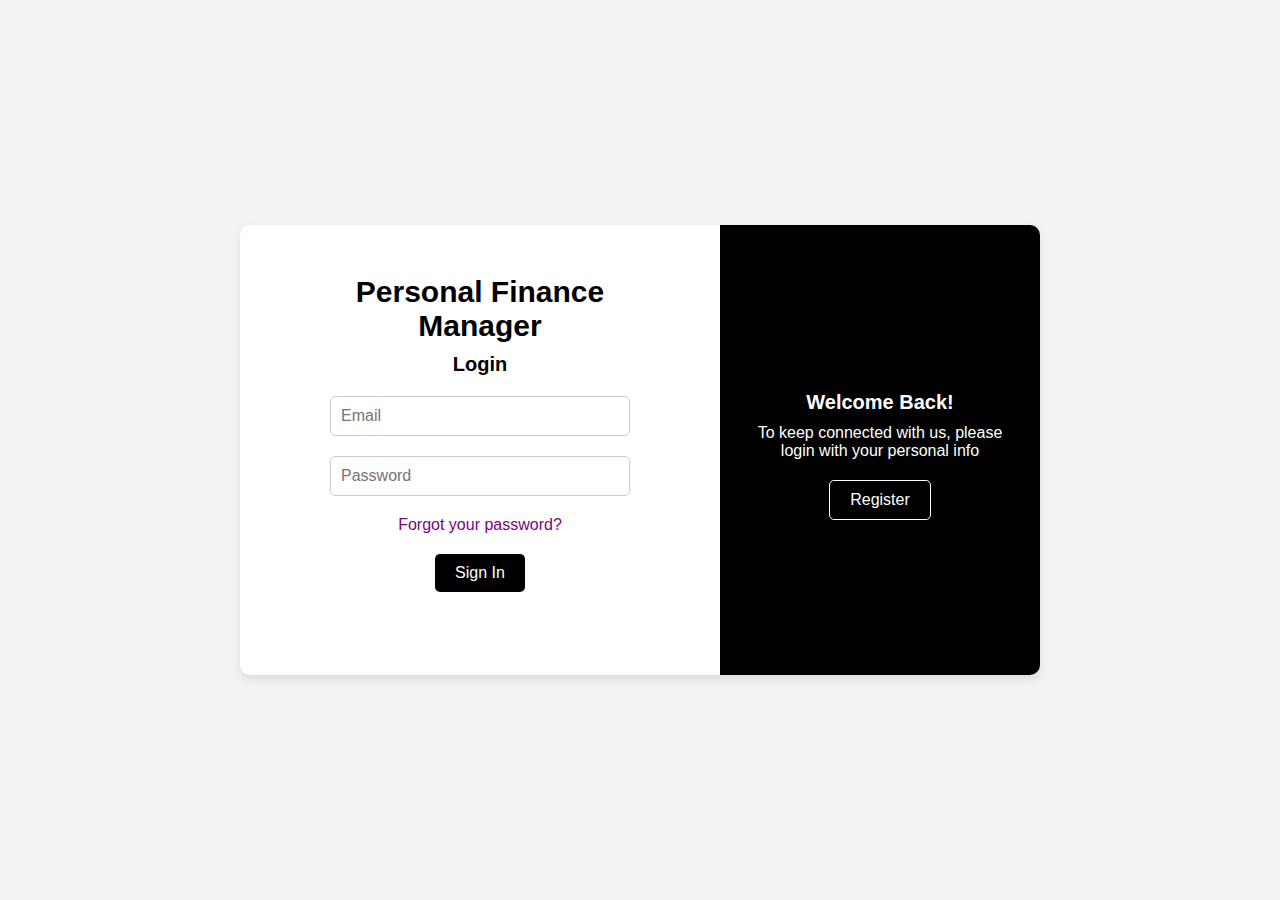
<file: index.html>
<!DOCTYPE html>
<html lang="en">
<head>
    <meta charset="UTF-8">
    <meta name="viewport" content="width=device-width, initial-scale=1.0">
    <title>Animated Login & Signup</title>
    <style>
        * {
            box-sizing: border-box;
            margin: 0;
            padding: 0;
            font-family: Arial, sans-serif;
        }

        body {
            display: flex;
            justify-content: center;
            align-items: center;
            height: 100vh;
            background: #f3f3f3;
        }
        h1 {
            font-size:30px;
            font-weight: bold;
            text-align: center;
            
        }
        h2 {
            font-size:20px;
            font-weight: bold;
            text-align: center;
            padding: 10px;
            
        }
    

        .container {
            width: 800px;
            height: 450px;
            position: relative;
            box-shadow: 0px 4px 10px rgba(0, 0, 0, 0.1);
            border-radius: 10px;
            overflow: hidden;
            display: flex;
            background: #fff;
        }

        /* Sign In & Sign Up Forms */
        .form-container {
            width: 50%;
            height: 100%;
            padding: 50px;
            text-align: center;
            position: absolute;
            transition: transform 0.6s ease-in-out, opacity 0.6s ease-in-out, scale 0.6s ease-in-out;
        }

        .input-field {
            width: 100%;
            padding: 10px;
            margin: 10px 0;
            border: 1px solid #ccc;
            border-radius: 5px;
            font-size: 16px;
        }

        .btn {
            background: #000000;
            color: white;
            border: none;
            padding: 10px 20px;
            margin-top: 10px;
            cursor: pointer;
            border-radius: 5px;
            font-size: 16px;
            transition: transform 0.2s ease-in-out;
        }
        .btn:hover {
            transform: scale(1.1);
            background: #000000;
        }

        .forgot-password {
            display: block;
            margin: 10px 0;
            color: purple;
            text-decoration: none;
        }

        .forgot-password:hover {
            text-decoration: underline;
        }

        /* Toggle Panel */
        .toggle-container {
            position: absolute;
            right: 0;
            width: 40%;
            height: 100%;
            background: #000000;
            color: white;
            display: flex;
            justify-content: center;
            align-items: center;
            text-align: center;
            transition: transform 0.6s ease-in-out;
        }

        .toggle-content {
            width: 80%;
            opacity: 1;
            transition: transform 0.6s ease-in-out, opacity 0.6s ease-in-out;
        }

        .toggle-btn {
            background: transparent;
            color: white;
            border: 1px solid white;
            padding: 10px 20px;
            cursor: pointer;
            border-radius: 5px;
            font-size: 16px;
            margin-top: 20px;
            transition: transform 0.2s ease-in-out;
        }

        .toggle-btn:hover {
            transform: scale(1.1);
            background: rgba(255, 255, 255, 0.2);
        }

        /* Initial Positions */
        #signInForm {
            left: 5%;
            opacity: 1;
            visibility: visible;
            scale: 1;
            padding: 50px;
        }

        #signUpForm {
            left: 95%;
            opacity: 0;
            visibility: hidden;
            scale: 0.8;
        }

        /* When Active */
        .container.active #signInForm {
            transform: translateX(-100%);
            opacity: 0;
            visibility: hidden;
            scale: 0.8;
        }

        .container.active #signUpForm {
            transform: translateX(-100%);
            opacity: 1;
            visibility: visible;
            scale: 1;
        }

        .container.active .toggle-container {
            transform: translateX(-150%);
        }

        /* Floating Text Effect */
        .floating {
            animation: floatText 0.6s ease-in-out;
        }

        @keyframes floatText {
            from {
                transform: translateY(10px);
                opacity: 0;
            }
            to {
                transform: translateY(0);
                opacity: 1;
            }
        }
    </style>
</head>
<body>

    <div class="container" id="container">
        <!-- Sign In Form -->
        <div class="form-container" id="signInForm">
            <h1 class="floating">Personal Finance Manager</h1>
            
            <h2 class="floating">Login</h2>
            
            <input type="email" placeholder="Email" class="input-field">
            <input type="password" placeholder="Password" class="input-field">
            <a href="#" class="forgot-password">Forgot your password?</a>
            <button class="btn" id="signInBtn">Sign In</button>
        </div>

        <!-- Sign Up Form -->
        <div class="form-container" id="signUpForm">
            <h2 class="floating">Create Account</h2>
            <input type="text" placeholder="Full Name" class="input-field">
            <input type="email" placeholder="Email" class="input-field">
            <input type="password" placeholder="Password" class="input-field">
            <button class="btn" id="signUpBtn">Sign Up</button>
        </div>

        <!-- Toggle Panel (Blue Section) -->
        <div class="toggle-container">
            <div class="toggle-content">
                <h2 id="toggle-text" class="floating">Welcome Back!</h2>
                <p id="toggle-description" class="floating">To keep connected with us, please login with your personal info</p>
                <button class="toggle-btn" id="toggle-btn">Register</button>
            </div>
        </div>
    </div>

    <script>
        const container = document.getElementById("container");
        const toggleBtn = document.getElementById("toggle-btn");
        const toggleText = document.getElementById("toggle-text");
        const toggleDescription = document.getElementById("toggle-description");
        const signUpBtn = document.getElementById("signUpBtn");

        // Toggle between Sign In and Sign Up
        toggleBtn.addEventListener("click", () => {
            container.classList.toggle("active");

            if (container.classList.contains("active")) {
                toggleText.innerText = "Hello, Friend!";
                toggleDescription.innerText = "Enter your personal details and start your journey with us";
                toggleBtn.innerText = "Sign In";
            } else {
                toggleText.innerText = "Welcome Back!";
                toggleDescription.innerText = "To keep connected with us, please login with your personal info";
                toggleBtn.innerText = "Sign Up";
            }

            // Apply floating animation to text
            toggleText.classList.add("floating");
            toggleDescription.classList.add("floating");

            setTimeout(() => {
                toggleText.classList.remove("floating");
                toggleDescription.classList.remove("floating");
            }, 600);
        });

        // Redirect to Sign In after Sign Up
        signUpBtn.addEventListener("click", () => {
            setTimeout(() => {
                container.classList.remove("active");
                toggleText.innerText = "Welcome Back!";
                toggleDescription.innerText = "To keep connected with us, please login with your personal info";
                toggleBtn.innerText = "Sign Up";
            }, 500);
        });
        document.getElementById("signInBtn").addEventListener("click", () => {
            window.location.href = "dash.html";
        });
    </script>

</body>
</html>
</file>
